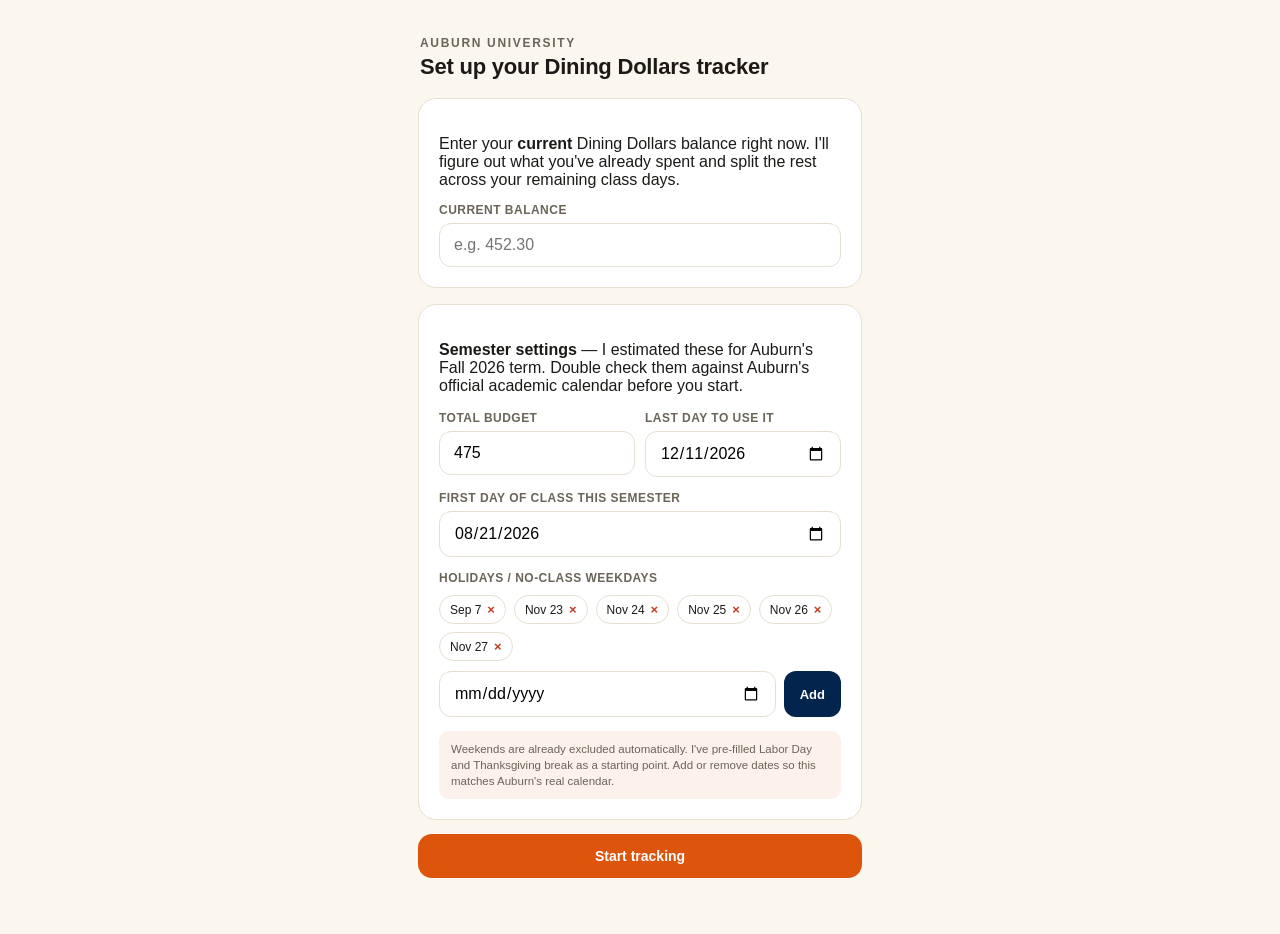
<file: dining-tracker.html>
<!DOCTYPE html>
<html lang="en">
<head>
<meta charset="UTF-8">

<meta name="viewport"
      content="width=device-width,
               initial-scale=1.0,
               maximum-scale=1,
               viewport-fit=cover">

<!-- iPhone / Home Screen app settings -->
<meta name="apple-mobile-web-app-capable" content="yes">
<meta name="apple-mobile-web-app-status-bar-style" content="default">
<meta name="apple-mobile-web-app-title" content="Dining Dollars">

<meta name="theme-color" content="#03244D">

<title>Dining Dollars</title>

<style>
  :root{
    --navy: #03244D;
    --navy-soft: #0B3868;
    --orange: #DD550C;
    --orange-bright: #F5772A;
    --cream: #FBF6EE;
    --card-line: #E7DFD0;
    --ink: #1C1A17;
    --muted: #6B6559;
    --good: #2E7D4F;
    --bad: #C23B22;
    --radius: 18px;

    font-family:
      -apple-system,
      BlinkMacSystemFont,
      "SF Pro Text",
      "Segoe UI",
      sans-serif;
  }

  *{
    box-sizing:border-box;
  }

  html{
    background:var(--cream);
  }

  body{
    margin:0;
    background:var(--cream);
    color:var(--ink);
    -webkit-font-smoothing:antialiased;
    padding-bottom:48px;

    /* Better iPhone scrolling */
    overscroll-behavior-y:none;
  }

  button,
  input{
    -webkit-tap-highlight-color:transparent;
  }

  button{
    font-family:inherit;
    cursor:pointer;
  }

  .wrap{
    max-width:480px;
    margin:0 auto;
    padding:
      calc(20px + env(safe-area-inset-top))
      18px
      8px;
  }

  .eyebrow{
    font-size:12px;
    letter-spacing:0.14em;
    text-transform:uppercase;
    color:var(--muted);
    font-weight:600;
    margin:0 0 4px 2px;
  }

  h1{
    font-size:22px;
    margin:0 0 18px 2px;
    font-weight:700;
    letter-spacing:-0.01em;
  }

  .gear{
    position:absolute;
    top:calc(22px + env(safe-area-inset-top));
    right:18px;
    width:38px;
    height:38px;
    border-radius:50%;
    background:rgba(3,36,77,0.06);
    border:none;

    display:flex;
    align-items:center;
    justify-content:center;

    cursor:pointer;
  }

  .gear svg{
    width:18px;
    height:18px;
  }

  /* Dining card */

  .card{
    position:relative;
    border-radius:22px;
    padding:22px 22px 20px;

    background:
      linear-gradient(
        135deg,
        var(--navy) 0%,
        var(--navy-soft) 60%,
        #123A6B 100%
      );

    color:white;

    box-shadow:
      0 14px 30px -14px rgba(3,36,77,0.55);

    overflow:hidden;
    margin-bottom:16px;
  }

  .card::after{
    content:"";
    position:absolute;
    right:-40px;
    top:-60px;

    width:180px;
    height:180px;

    border-radius:50%;

    background:
      radial-gradient(
        circle,
        rgba(221,85,12,0.35),
        transparent 70%
      );
  }

  .card-top{
    display:flex;
    justify-content:space-between;
    align-items:flex-start;

    position:relative;
    z-index:1;
  }

  .chip{
    width:34px;
    height:26px;
    border-radius:6px;

    background:
      linear-gradient(
        135deg,
        #f5c88a,
        #DD550C
      );

    box-shadow:
      inset 0 0 0 1px rgba(255,255,255,0.25);
  }

  .card-label{
    font-size:11px;
    letter-spacing:0.12em;
    text-transform:uppercase;
    opacity:0.7;
    margin-top:2px;
  }

  .balance-num{
    font-size:42px;
    font-weight:700;
    letter-spacing:-0.02em;
    margin:10px 0 2px;

    position:relative;
    z-index:1;
  }

  .balance-sub{
    font-size:13px;
    opacity:0.75;

    position:relative;
    z-index:1;
  }

  .card-bottom{
    display:flex;
    justify-content:space-between;
    align-items:flex-end;

    margin-top:18px;

    position:relative;
    z-index:1;
  }

  .card-bottom .field{
    font-size:12px;
    opacity:0.7;
  }

  .card-bottom .field b{
    display:block;
    font-size:15px;
    font-weight:600;
    opacity:1;
    color:white;
  }

  /* Allowance */

  .allowance{
    background:white;
    border:1px solid var(--card-line);
    border-radius:var(--radius);
    padding:20px;
    margin-bottom:14px;
  }

  .allowance-top{
    display:flex;
    justify-content:space-between;
    align-items:center;
    gap:10px;
  }

  .allowance-label{
    font-size:13px;
    color:var(--muted);
    font-weight:600;
  }

  .pace-chip{
    font-size:11px;
    font-weight:700;
    padding:4px 10px;
    border-radius:999px;
    white-space:nowrap;
  }

  .pace-good{
    background:rgba(46,125,79,0.12);
    color:var(--good);
  }

  .pace-bad{
    background:rgba(194,59,34,0.12);
    color:var(--bad);
  }

  .pace-even{
    background:rgba(107,101,89,0.12);
    color:var(--muted);
  }

  .allowance-num{
    font-size:40px;
    font-weight:800;
    color:var(--orange);

    margin:6px 0 2px;
    letter-spacing:-0.02em;
  }

  .allowance-sub{
    font-size:13px;
    color:var(--muted);
  }

  /* Stats */

  .stat-row{
    display:flex;
    gap:12px;
    margin-bottom:14px;
  }

  .stat{
    flex:1;
    background:white;
    border:1px solid var(--card-line);
    border-radius:14px;
    padding:14px;
    text-align:center;
  }

  .stat .n{
    font-size:22px;
    font-weight:700;
  }

  .stat .l{
    font-size:11px;
    color:var(--muted);
    text-transform:uppercase;
    letter-spacing:0.06em;
    margin-top:2px;
  }

  /* Progress */

  .progress-wrap{
    background:white;
    border:1px solid var(--card-line);
    border-radius:14px;
    padding:16px;
    margin-bottom:18px;
  }

  .progress-head{
    display:flex;
    justify-content:space-between;

    font-size:12px;
    color:var(--muted);

    margin-bottom:8px;
  }

  .bar{
    height:8px;
    background:#EFE8D9;
    border-radius:999px;
    overflow:hidden;
  }

  .bar-fill{
    height:100%;

    background:
      linear-gradient(
        90deg,
        var(--orange),
        var(--orange-bright)
      );

    border-radius:999px;

    transition:
      width 0.4s ease;
  }

  /* Buttons */

  .actions{
    display:flex;
    gap:10px;
    margin-bottom:18px;
  }

  .btn{
    flex:1;
    padding:14px 10px;
    border-radius:14px;
    border:none;

    font-size:14px;
    font-weight:700;
  }

  .btn-primary{
    background:var(--orange);
    color:white;
  }

  .btn-secondary{
    background:white;
    color:var(--navy);
    border:1px solid var(--card-line);
  }

  .btn:active{
    transform:scale(0.98);
  }

  /* History */

  .history{
    background:white;
    border:1px solid var(--card-line);
    border-radius:var(--radius);
    padding:16px 18px;
  }

  .history h3{
    font-size:13px;
    text-transform:uppercase;
    letter-spacing:0.08em;
    color:var(--muted);
    margin:0 0 10px;
  }

  .hrow{
    display:flex;
    justify-content:space-between;
    align-items:center;

    padding:9px 0;

    border-bottom:1px solid #F1EBDD;

    font-size:13.5px;

    gap:10px;
  }

  .hrow:last-child{
    border-bottom:none;
  }

  .hrow .d{
    color:var(--muted);
    font-size:12px;
  }

  .empty{
    color:var(--muted);
    font-size:13px;
    padding:6px 0;
  }

  /* Modal */

  .overlay{
    position:fixed;
    inset:0;

    background:rgba(3,36,77,0.45);

    display:flex;
    align-items:flex-end;
    justify-content:center;

    z-index:50;

    padding:
      0
      env(safe-area-inset-right)
      env(safe-area-inset-bottom)
      env(safe-area-inset-left);
  }

  .sheet{
    background:var(--cream);

    width:100%;
    max-width:480px;

    border-radius:22px 22px 0 0;

    padding:
      22px 20px
      calc(24px + env(safe-area-inset-bottom));

    max-height:88vh;
    overflow-y:auto;

    position:relative;
  }

  .sheet.center{
    border-radius:22px;
    margin-bottom:auto;
    margin-top:auto;
  }

  .sheet h2{
    margin:0 0 4px;
    font-size:19px;
  }

  .sheet p.hint{
    margin:0 0 16px;
    font-size:13px;
    color:var(--muted);
  }

  label{
    display:block;

    font-size:12px;
    font-weight:600;

    color:var(--muted);

    margin:14px 0 6px;

    text-transform:uppercase;
    letter-spacing:0.04em;
  }

  input[type=number],
  input[type=date],
  input[type=text]{
    width:100%;

    padding:12px 14px;

    border-radius:12px;
    border:1px solid var(--card-line);

    font-size:16px;

    background:white;
    font-family:inherit;

    -webkit-appearance:none;
  }

  .row2{
    display:flex;
    gap:10px;
  }

  .row2 > div{
    flex:1;
  }

  .holiday-list{
    display:flex;
    flex-wrap:wrap;
    gap:8px;
    margin-top:10px;
  }

  .holiday-chip{
    background:white;
    border:1px solid var(--card-line);
    border-radius:999px;

    padding:6px 10px;

    font-size:12px;

    display:flex;
    align-items:center;
    gap:6px;
  }

  .holiday-chip button{
    background:none;
    border:none;

    color:var(--bad);

    font-weight:700;
    font-size:13px;

    padding:0;
  }

  .add-holiday-row{
    display:flex;
    gap:8px;
    margin-top:10px;
  }

  .add-holiday-row input{
    flex:1;
  }

  .add-holiday-row button{
    padding:0 16px;

    border-radius:12px;
    border:none;

    background:var(--navy);
    color:white;

    font-weight:700;
    font-size:13px;
  }

  .sheet-actions{
    display:flex;
    gap:10px;
    margin-top:22px;
  }

  .sheet-actions .btn{
    padding:14px;
  }

  .close-x{
    position:absolute;
    top:14px;
    right:16px;

    background:none;
    border:none;

    font-size:20px;
    color:var(--muted);
  }

  .link{
    display:block;

    background:none;
    border:none;

    color:var(--bad);

    font-size:12px;

    text-decoration:underline;

    padding:0;
    margin:12px auto 0;
  }

  .note{
    font-size:11.5px;
    color:var(--muted);

    background:rgba(221,85,12,0.08);

    border-radius:10px;

    padding:10px 12px;

    margin-top:14px;

    line-height:1.4;
  }

  .loading{
    display:flex;
    align-items:center;
    justify-content:center;

    min-height:60vh;

    color:var(--muted);
    font-size:14px;
  }
</style>
</head>

<body>

<div id="app">
  <div class="loading">Loading…</div>
</div>

<script>

/* ============================================================
   DINING DOLLARS
   Data is stored locally on the device using localStorage.
   ============================================================ */

const CONFIG_KEY = 'dining_dollars_config_v2';
const HISTORY_KEY = 'dining_dollars_history_v2';

const DEFAULTS = {
  totalBudget: 475,
  balance: null,

  semesterStart: '2026-08-21',
  semesterEnd: '2026-12-11',

  holidays: [
    '2026-09-07',
    '2026-11-23',
    '2026-11-24',
    '2026-11-25',
    '2026-11-26',
    '2026-11-27'
  ],

  setupComplete: false
};

let config = null;
let history = [];


/* ============================================================
   DATE FUNCTIONS
   ============================================================ */

function todayISO(){

  const d = new Date();

  const off = d.getTimezoneOffset();

  const local =
    new Date(
      d.getTime() - off * 60000
    );

  return local
    .toISOString()
    .slice(0,10);
}


function fmtDate(iso){

  const [y,m,d] =
    iso.split('-').map(Number);

  const dt =
    new Date(
      y,
      m - 1,
      d
    );

  return dt.toLocaleDateString(
    'en-US',
    {
      month:'short',
      day:'numeric'
    }
  );
}


function fmtMoney(n){

  return '$' +
    Number(n).toLocaleString(
      'en-US',
      {
        minimumFractionDigits:2,
        maximumFractionDigits:2
      }
    );
}


/* ============================================================
   SCHOOL DAYS
   ============================================================ */

function schoolDays(cfg){

  const days = [];

  let [sy,sm,sd] =
    cfg.semesterStart
      .split('-')
      .map(Number);

  let [ey,em,ed] =
    cfg.semesterEnd
      .split('-')
      .map(Number);

  let cur =
    new Date(
      sy,
      sm - 1,
      sd
    );

  const end =
    new Date(
      ey,
      em - 1,
      ed
    );

  const holidaySet =
    new Set(cfg.holidays);

  while(cur <= end){

    const dow =
      cur.getDay();

    const iso =
      cur.getFullYear() +
      '-' +
      String(
        cur.getMonth() + 1
      ).padStart(2,'0') +
      '-' +
      String(
        cur.getDate()
      ).padStart(2,'0');

    if(
      dow !== 0 &&
      dow !== 6 &&
      !holidaySet.has(iso)
    ){

      days.push(iso);

    }

    cur.setDate(
      cur.getDate() + 1
    );
  }

  return days;
}


/* ============================================================
   LOCAL STORAGE
   ============================================================ */

/*
   This is the important change.

   Instead of window.storage, the app uses localStorage.

   Safari stores this information on the iPhone, so closing
   the app or restarting the phone will NOT erase the balance.
*/

function loadState(){

  try{

    const savedConfig =
      localStorage.getItem(
        CONFIG_KEY
      );

    if(savedConfig){

      config =
        JSON.parse(
          savedConfig
        );

    }else{

      config = {
        ...DEFAULTS,
        holidays:[
          ...DEFAULTS.holidays
        ]
      };

    }

  }catch(error){

    console.error(
      'Could not load config:',
      error
    );

    config = {
      ...DEFAULTS,
      holidays:[
        ...DEFAULTS.holidays
      ]
    };

  }


  try{

    const savedHistory =
      localStorage.getItem(
        HISTORY_KEY
      );

    if(savedHistory){

      history =
        JSON.parse(
          savedHistory
        );

    }else{

      history = [];

    }

  }catch(error){

    console.error(
      'Could not load history:',
      error
    );

    history = [];

  }
}


function saveConfig(){

  try{

    localStorage.setItem(
      CONFIG_KEY,
      JSON.stringify(config)
    );

    return true;

  }catch(error){

    console.error(
      'Could not save config:',
      error
    );

    alert(
      'Could not save your data on this device.'
    );

    return false;
  }
}


function saveHistory(){

  try{

    localStorage.setItem(
      HISTORY_KEY,
      JSON.stringify(history)
    );

    return true;

  }catch(error){

    console.error(
      'Could not save history:',
      error
    );

    return false;
  }
}


/* ============================================================
   RENDER
   ============================================================ */

function render(){

  const app =
    document.getElementById(
      'app'
    );

  if(!config.setupComplete){

    app.innerHTML =
      onboardingView();

    wireOnboarding();

    return;
  }

  app.innerHTML =
    mainView();

  wireMain();
}


/* ============================================================
   ONBOARDING
   ============================================================ */

function onboardingView(){

  return `

    <div
      class="wrap"
      style="padding-top:36px;"
    >

      <div class="eyebrow">
        Auburn University
      </div>

      <h1>
        Set up your Dining Dollars tracker
      </h1>


      <div
        class="allowance"
        style="margin-bottom:16px;"
      >

        <p
          class="hint"
          style="margin-bottom:0;"
        >
          Enter your
          <b>current</b>
          Dining Dollars balance right now.
          I'll figure out what you've already
          spent and split the rest across your
          remaining class days.
        </p>

        <label>
          Current balance
        </label>

        <input
          type="number"
          id="ob-balance"
          inputmode="decimal"
          placeholder="e.g. 452.30"
          step="0.01"
          min="0"
        >

      </div>


      <div class="allowance">

        <p
          class="hint"
          style="margin-bottom:2px;"
        >
          <b>Semester settings</b>
          — I estimated these for Auburn's
          Fall 2026 term. Double check them
          against Auburn's official academic
          calendar before you start.
        </p>


        <div class="row2">

          <div>

            <label>
              Total budget
            </label>

            <input
              type="number"
              id="ob-total"
              value="${config.totalBudget}"
              step="1"
              min="1"
            >

          </div>


          <div>

            <label>
              Last day to use it
            </label>

            <input
              type="date"
              id="ob-end"
              value="${config.semesterEnd}"
            >

          </div>

        </div>


        <label>
          First day of class this semester
        </label>

        <input
          type="date"
          id="ob-start"
          value="${config.semesterStart}"
        >


        <label>
          Holidays / no-class weekdays
        </label>

        <div
          class="holiday-list"
          id="ob-holiday-list"
        ></div>


        <div class="add-holiday-row">

          <input
            type="date"
            id="ob-holiday-input"
          >

          <button
            type="button"
            id="ob-add-holiday"
          >
            Add
          </button>

        </div>


        <div class="note">

          Weekends are already excluded
          automatically.

          I've pre-filled Labor Day and
          Thanksgiving break as a starting
          point.

          Add or remove dates so this matches
          Auburn's real calendar.

        </div>

      </div>


      <div
        class="sheet-actions"
        style="margin-top:4px;"
      >

        <button
          class="btn btn-primary"
          id="ob-start-btn"
          style="flex:1;"
        >
          Start tracking
        </button>

      </div>

    </div>

  `;
}


function holidayListHTML(){

  const sorted =
    [...config.holidays].sort();

  if(sorted.length === 0){

    return `
      <div class="empty">
        No holidays added
      </div>
    `;
  }

  return sorted.map(
    iso => `

      <span
        class="holiday-chip"
        data-date="${iso}"
      >

        ${fmtDate(iso)}

        <button
          type="button"
          class="rm-holiday"
          data-date="${iso}"
        >
          ×
        </button>

      </span>

    `
  ).join('');
}


function wireOnboarding(){

  document.getElementById(
    'ob-holiday-list'
  ).innerHTML =
    holidayListHTML();


  document.getElementById(
    'ob-add-holiday'
  ).onclick = () => {

    const val =
      document.getElementById(
        'ob-holiday-input'
      ).value;

    if(
      val &&
      !config.holidays.includes(val)
    ){

      config.holidays.push(val);

      document.getElementById(
        'ob-holiday-list'
      ).innerHTML =
        holidayListHTML();
    }

  };


  document.getElementById(
    'ob-holiday-list'
  ).addEventListener(
    'click',
    e => {

      if(
        e.target.classList.contains(
          'rm-holiday'
        )
      ){

        const d =
          e.target.dataset.date;

        config.holidays =
          config.holidays.filter(
            x => x !== d
          );

        document.getElementById(
          'ob-holiday-list'
        ).innerHTML =
          holidayListHTML();

      }

    }
  );


  document.getElementById(
    'ob-start-btn'
  ).onclick = () => {

    const balance =
      parseFloat(
        document.getElementById(
          'ob-balance'
        ).value
      );

    const total =
      parseFloat(
        document.getElementById(
          'ob-total'
        ).value
      );

    const start =
      document.getElementById(
        'ob-start'
      ).value;

    const end =
      document.getElementById(
        'ob-end'
      ).value;


    if(
      isNaN(balance) ||
      balance < 0
    ){

      alert(
        'Enter your current balance to continue.'
      );

      return;
    }


    config.totalBudget =
      isNaN(total)
        ? config.totalBudget
        : total;

    config.semesterStart =
      start ||
      config.semesterStart;

    config.semesterEnd =
      end ||
      config.semesterEnd;

    config.balance =
      balance;

    config.setupComplete =
      true;


    history = [

      {
        date:todayISO(),
        type:'setup',
        amount:null,
        balanceAfter:balance,
        note:'Starting balance entered'
      }

    ];


    saveConfig();
    saveHistory();

    render();

  };

}


/* ============================================================
   STATISTICS
   ============================================================ */

function computeStats(){

  const days =
    schoolDays(config);

  const today =
    todayISO();

  const remaining =
    days.filter(
      d => d >= today
    );

  const dayIndex =
    days.indexOf(today);

  const dayOfClass =
    dayIndex >= 0
      ? dayIndex + 1
      : null;

  const totalDays =
    days.length;

  const remainingCount =
    remaining.length;

  const dailyAllowance =
    remainingCount > 0
      ? config.balance /
        remainingCount
      : 0;

  const spent =
    config.totalBudget -
    config.balance;

  const idealBalance =
    remainingCount > 0
      ? config.totalBudget *
        (remainingCount /
         totalDays)
      : 0;

  const diff =
    config.balance -
    idealBalance;


  return {

    days,
    today,
    remaining,
    dayOfClass,
    totalDays,
    remainingCount,
    dailyAllowance,
    spent,
    idealBalance,
    diff,

    isClassToday:
      dayIndex >= 0

  };
}


/* ============================================================
   MAIN VIEW
   ============================================================ */

function mainView(){

  const s =
    computeStats();

  const pctUsed =
    Math.min(
      100,
      Math.max(
        0,
        (s.spent /
         config.totalBudget) *
        100
      )
    );


  let paceChip;


  if(
    s.remainingCount === 0
  ){

    paceChip = `
      <span
        class="pace-chip pace-even"
      >
        Semester over
      </span>
    `;

  }else if(
    Math.abs(s.diff) < 3
  ){

    paceChip = `
      <span
        class="pace-chip pace-even"
      >
        On pace
      </span>
    `;

  }else if(
    s.diff > 0
  ){

    paceChip = `
      <span
        class="pace-chip pace-good"
      >
        +${fmtMoney(s.diff)}
        ahead
      </span>
    `;

  }else{

    paceChip = `
      <span
        class="pace-chip pace-bad"
      >
        ${fmtMoney(
          Math.abs(s.diff)
        )}
        behind
      </span>
    `;
  }


  const dayLabel =
    s.dayOfClass
      ? `Day ${s.dayOfClass} of ${s.totalDays}`
      : `Not a class day`;


  const historyRows =
    history
      .slice()
      .reverse()
      .slice(0,8)
      .map(
        h => {

          const label =
            h.type === 'setup'
              ? 'Starting balance'
              : h.type === 'spend'
                ? `Logged purchase −${fmtMoney(h.amount)}`
                : `Balance updated`;


          return `

            <div class="hrow">

              <span>
                ${label}
              </span>

              <span>

                ${fmtMoney(
                  h.balanceAfter
                )}

                <span class="d">
                  · ${fmtDate(h.date)}
                </span>

              </span>

            </div>

          `;

        }
      )
      .join('');


  return `

    <div
      class="wrap"
      style="position:relative;"
    >

      <div class="eyebrow">
        Auburn University · Fall 2026
      </div>

      <h1>
        Dining Dollars
      </h1>


      <button
        class="gear"
        id="open-settings"
        aria-label="Settings"
      >

        <svg
          viewBox="0 0 24 24"
          fill="none"
          stroke="#03244D"
          stroke-width="2"
        >

          <circle
            cx="12"
            cy="12"
            r="3"
          />

          <path
            d="
              M19.4 15
              a1.65 1.65 0 0 0
              .33 1.82
              l.06.06
              a2 2 0 1 1
              -2.83 2.83
              l-.06-.06
              a1.65 1.65 0 0 0
              -1.82-.33
              1.65 1.65 0 0 0
              -1 1.51
              V21
              a2 2 0 0 1
              -4 0
              v-.09
              A1.65 1.65 0 0 0
              9 19.4
              a1.65 1.65 0 0 0
              -1.82.33
              l-.06.06
              a2 2 0 1 1
              -2.83-2.83
              l.06-.06
              A1.65 1.65 0 0 0
              4.6 15
              a1.65 1.65 0 0 0
              -1.51-1H3
              a2 2 0 0 1
              0-4
              h.09
              A1.65 1.65 0 0 0
              4.6 9
              a1.65 1.65 0 0 0
              -.33-1.82
              l-.06-.06
              a2 2 0 1 1
              2.83-2.83
              l.06.06
              A1.65 1.65 0 0 0
              9 4.6
              a1.65 1.65 0 0 0
              1-1.51
              V3
              a2 2 0 0 1
              4 0
              v.09
              a1.65 1.65 0 0 0
              1 1.51
              a1.65 1.65 0 0 0
              1.82-.33
              l.06-.06
              a2 2 0 1 1
              2.83 2.83
              l-.06.06
              A1.65 1.65 0 0 0
              19.4 9
              a1.65 1.65 0 0 0
              1.51 1H21
              a2 2 0 0 1
              0 4
              h-.09
              a1.65 1.65 0 0 0
              -1.51 1z
            "
          />

        </svg>

      </button>


      <div class="card">

        <div class="card-top">

          <div>

            <div class="card-label">
              Current balance
            </div>

          </div>

          <div class="chip"></div>

        </div>


        <div class="balance-num">
          ${fmtMoney(config.balance)}
        </div>


        <div class="balance-sub">
          of ${fmtMoney(config.totalBudget)}
          for the semester
        </div>


        <div class="card-bottom">

          <div class="field">

            ${dayLabel}

            <b>
              ${fmtDate(s.today)}
            </b>

          </div>


          <div
            class="field"
            style="text-align:right;"
          >

            Class days left

            <b>
              ${s.remainingCount}
            </b>

          </div>

        </div>

      </div>


      <div class="allowance">

        <div class="allowance-top">

          <span class="allowance-label">
            Today's daily allowance
          </span>

          ${paceChip}

        </div>


        <div class="allowance-num">
          ${fmtMoney(s.dailyAllowance)}
        </div>


        <div class="allowance-sub">

          ${fmtMoney(config.balance)}
          ÷
          ${s.remainingCount}
          class day${s.remainingCount === 1 ? '' : 's'}
          left

        </div>

      </div>


      <div class="stat-row">

        <div class="stat">

          <div class="n">
            ${fmtMoney(s.spent)}
          </div>

          <div class="l">
            Spent so far
          </div>

        </div>


        <div class="stat">

          <div class="n">
            ${fmtMoney(
              config.totalBudget /
              s.totalDays
            )}
          </div>

          <div class="l">
            Avg / day budget
          </div>

        </div>

      </div>


      <div class="progress-wrap">

        <div class="progress-head">

          <span>
            ${fmtMoney(s.spent)}
            used
          </span>

          <span>
            ${fmtMoney(config.totalBudget)}
            total
          </span>

        </div>


        <div class="bar">

          <div
            class="bar-fill"
            style="width:${pctUsed}%"
          ></div>

        </div>

      </div>


      <div class="actions">

        <button
          class="btn btn-primary"
          id="open-spend"
        >
          Log purchase
        </button>


        <button
          class="btn btn-secondary"
          id="open-update"
        >
          Update balance
        </button>

      </div>


      <div class="history">

        <h3>
          Recent activity
        </h3>

        ${
          history.length
            ? historyRows
            : '<div class="empty">Nothing logged yet</div>'
        }

      </div>

    </div>

  `;
}


function wireMain(){

  document.getElementById(
    'open-settings'
  ).onclick =
    () => showSettings();

  document.getElementById(
    'open-spend'
  ).onclick =
    () => showSpend();

  document.getElementById(
    'open-update'
  ).onclick =
    () => showUpdate();

}


/* ============================================================
   MODAL
   ============================================================ */

function overlay(innerHTML){

  const div =
    document.createElement('div');

  div.className =
    'overlay';

  div.innerHTML =
    `<div class="sheet center">
      ${innerHTML}
     </div>`;

  div.addEventListener(
    'click',
    e => {

      if(
        e.target === div
      ){

        div.remove();

      }

    }
  );

  document.body.appendChild(div);

  return div;
}


/* ============================================================
   LOG PURCHASE
   ============================================================ */

function showSpend(){

  const ov =
    overlay(`

      <button
        class="close-x"
        id="close-spend"
      >
        ×
      </button>

      <h2>
        Log a purchase
      </h2>

      <p class="hint">
        Enter how much you just spent —
        I'll subtract it from your balance.
      </p>

      <label>
        Amount spent
      </label>

      <input
        type="number"
        id="spend-amount"
        inputmode="decimal"
        step="0.01"
        min="0"
        placeholder="0.00"
        autofocus
      >


      <div class="sheet-actions">

        <button
          class="btn btn-secondary"
          id="cancel-spend"
        >
          Cancel
        </button>

        <button
          class="btn btn-primary"
          id="confirm-spend"
        >
          Log it
        </button>

      </div>

    `);


  document.getElementById(
    'close-spend'
  ).onclick =
    () => ov.remove();


  document.getElementById(
    'cancel-spend'
  ).onclick =
    () => ov.remove();


  document.getElementById(
    'confirm-spend'
  ).onclick = () => {

    const amt =
      parseFloat(
        document.getElementById(
          'spend-amount'
        ).value
      );


    if(
      isNaN(amt) ||
      amt <= 0
    ){

      alert(
        'Enter a valid amount.'
      );

      return;
    }


    config.balance =
      Math.max(
        0,
        config.balance - amt
      );


    history.push({

      date:todayISO(),

      type:'spend',

      amount:amt,

      balanceAfter:
        config.balance

    });


    saveConfig();
    saveHistory();

    ov.remove();

    render();

  };

}


/* ============================================================
   UPDATE BALANCE
   ============================================================ */

function showUpdate(){

  const ov =
    overlay(`

      <button
        class="close-x"
        id="close-update"
      >
        ×
      </button>

      <h2>
        Update balance
      </h2>

      <p class="hint">
        Checked the actual number in the
        Auburn app? Enter it here to re-sync.
      </p>

      <label>
        Current balance
      </label>

      <input
        type="number"
        id="update-amount"
        inputmode="decimal"
        step="0.01"
        min="0"
        value="${config.balance.toFixed(2)}"
        autofocus
      >


      <div class="sheet-actions">

        <button
          class="btn btn-secondary"
          id="cancel-update"
        >
          Cancel
        </button>

        <button
          class="btn btn-primary"
          id="confirm-update"
        >
          Save
        </button>

      </div>

    `);


  document.getElementById(
    'close-update'
  ).onclick =
    () => ov.remove();


  document.getElementById(
    'cancel-update'
  ).onclick =
    () => ov.remove();


  document.getElementById(
    'confirm-update'
  ).onclick = () => {

    const amt =
      parseFloat(
        document.getElementById(
          'update-amount'
        ).value
      );


    if(
      isNaN(amt) ||
      amt < 0
    ){

      alert(
        'Enter a valid amount.'
      );

      return;
    }


    config.balance =
      amt;


    history.push({

      date:todayISO(),

      type:'update',

      amount:null,

      balanceAfter:amt

    });


    saveConfig();
    saveHistory();

    ov.remove();

    render();

  };

}


/* ============================================================
   SETTINGS
   ============================================================ */

function showSettings(){

  const ov =
    overlay(`

      <button
        class="close-x"
        id="close-settings"
      >
        ×
      </button>

      <h2>
        Settings
      </h2>

      <p class="hint">
        Adjust your semester dates,
        budget, or holidays.
      </p>


      <div class="row2">

        <div>

          <label>
            Total budget
          </label>

          <input
            type="number"
            id="set-total"
            value="${config.totalBudget}"
            step="1"
            min="1"
          >

        </div>


        <div>

          <label>
            Last day to use it
          </label>

          <input
            type="date"
            id="set-end"
            value="${config.semesterEnd}"
          >

        </div>

      </div>


      <label>
        First day of class
      </label>

      <input
        type="date"
        id="set-start"
        value="${config.semesterStart}"
      >


      <label>
        Holidays / no-class weekdays
      </label>

      <div
        class="holiday-list"
        id="set-holiday-list"
      ></div>


      <div class="add-holiday-row">

        <input
          type="date"
          id="set-holiday-input"
        >

        <button
          type="button"
          id="set-add-holiday"
        >
          Add
        </button>

      </div>


      <div class="sheet-actions">

        <button
          class="btn btn-secondary"
          id="cancel-settings"
        >
          Cancel
        </button>

        <button
          class="btn btn-primary"
          id="save-settings"
        >
          Save
        </button>

      </div>


      <button
        class="link"
        id="reset-all"
      >
        Reset all data and start over
      </button>

    `);


  const refreshList = () => {

    document.getElementById(
      'set-holiday-list'
    ).innerHTML =
      holidayListHTML();

  };


  refreshList();


  document.getElementById(
    'close-settings'
  ).onclick =
    () => ov.remove();


  document.getElementById(
    'cancel-settings'
  ).onclick =
    () => ov.remove();


  document.getElementById(
    'set-add-holiday'
  ).onclick = () => {

    const val =
      document.getElementById(
        'set-holiday-input'
      ).value;


    if(
      val &&
      !config.holidays.includes(val)
    ){

      config.holidays.push(val);

      refreshList();

    }

  };


  document.getElementById(
    'set-holiday-list'
  ).addEventListener(
    'click',
    e => {

      if(
        e.target.classList.contains(
          'rm-holiday'
        )
      ){

        config.holidays =
          config.holidays.filter(
            x =>
              x !==
              e.target.dataset.date
          );

        refreshList();

      }

    }
  );


  document.getElementById(
    'save-settings'
  ).onclick = () => {

    const total =
      parseFloat(
        document.getElementById(
          'set-total'
        ).value
      );

    const start =
      document.getElementById(
        'set-start'
      ).value;

    const end =
      document.getElementById(
        'set-end'
      ).value;


    if(
      !isNaN(total) &&
      total > 0
    ){

      config.totalBudget =
        total;

    }


    if(start){

      config.semesterStart =
        start;

    }


    if(end){

      config.semesterEnd =
        end;

    }


    saveConfig();

    ov.remove();

    render();

  };


  document.getElementById(
    'reset-all'
  ).onclick = () => {

    if(
      confirm(
        'This clears your balance, history, and settings. Continue?'
      )
    ){

      localStorage.removeItem(
        CONFIG_KEY
      );

      localStorage.removeItem(
        HISTORY_KEY
      );


      config = {

        ...DEFAULTS,

        holidays:[
          ...DEFAULTS.holidays
        ]

      };

      history = [];


      ov.remove();

      render();

    }

  };

}


/* ============================================================
   START APP
   ============================================================ */

(function init(){

  loadState();

  render();

})();

</script>

</body>
</html>
</file>
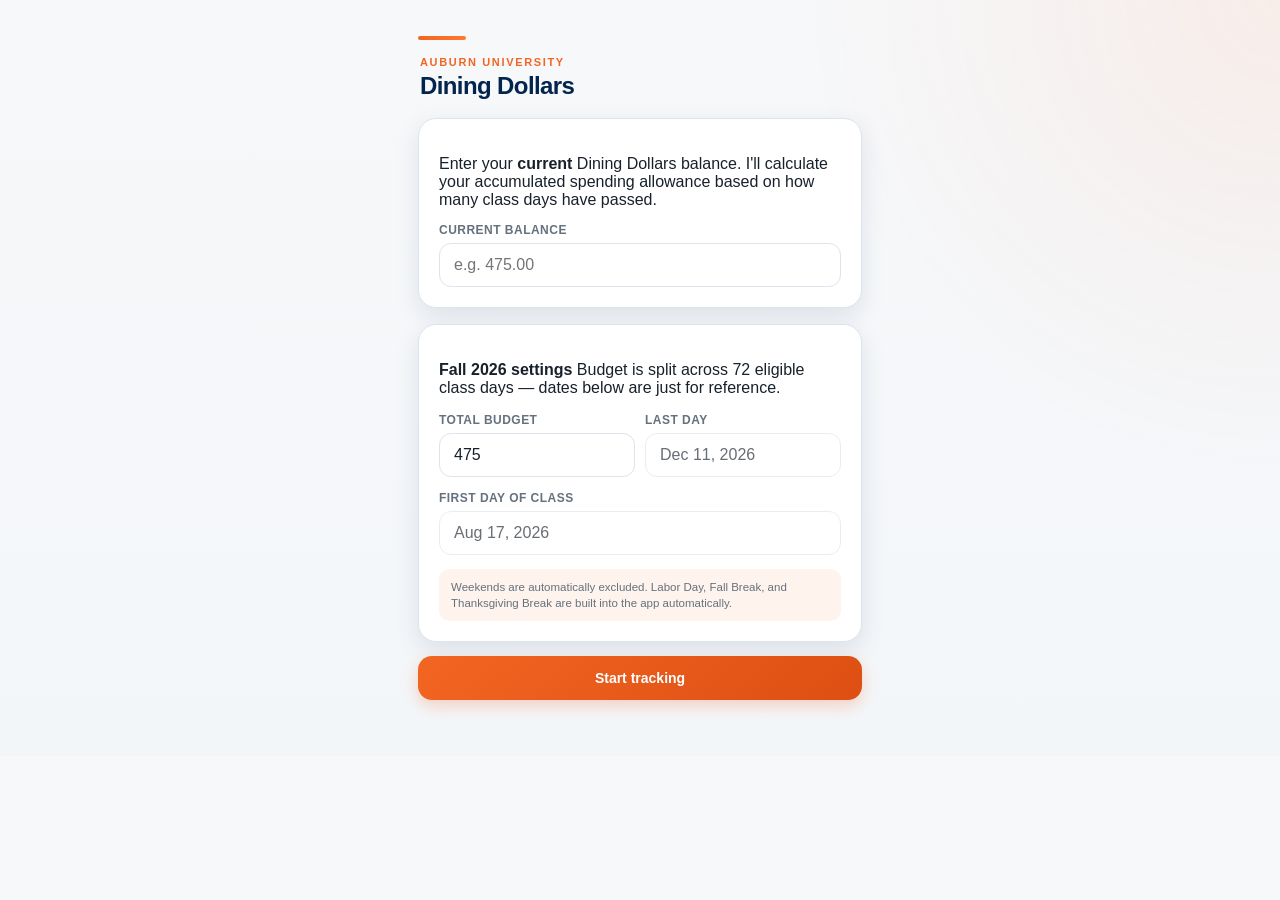
<file: index (2).html>
<!DOCTYPE html>
<html lang="en">
<head>

<meta charset="UTF-8">

<!-- iPhone / Home Screen -->
<link rel="apple-touch-icon" href="dining-icon.png">
<link rel="icon" type="image/png" href="dining-icon.png">
<link rel="manifest" href="manifest.json">

<meta name="mobile-web-app-capable" content="yes">
<meta name="apple-mobile-web-app-capable" content="yes">
<meta name="apple-mobile-web-app-title" content="Dining Dollars">
<meta name="apple-mobile-web-app-status-bar-style" content="black-translucent">

<meta name="viewport"
      content="width=device-width,
               initial-scale=1.0,
               maximum-scale=1,
               viewport-fit=cover">

<meta name="theme-color" content="#03244D">

<title>Auburn Dining Dollars</title>

<style>
:root{
  --navy:#03244D;
  --navy-soft:#0A315C;
  --navy-light:#E8EEF5;
  --navy-dark:#021B38;
  --orange:#F26522;
  --orange-bright:#FF7A2F;
  --orange-light:#FFF0E7;
  --cream:#F7F8FA;
  --white:#FFFFFF;
  --card-line:#DDE4EC;
  --ink:#18212B;
  --muted:#65717D;
  --good:#2E7D4F;
  --bad:#C23B22;
  --shadow: 0 8px 24px rgba(3,36,77,0.10);
  --radius:18px;
  font-family: -apple-system, BlinkMacSystemFont, "SF Pro Text", "Segoe UI", sans-serif;
}
*{ box-sizing:border-box; -webkit-tap-highlight-color:transparent; }
html{ background:var(--cream); }
body{
  margin:0;
  background:
    radial-gradient(circle at 100% 0%, rgba(242,101,34,.08), transparent 32%),
    linear-gradient(180deg, #F7F8FA 0%, #F3F6F9 100%);
  color:var(--ink);
  -webkit-font-smoothing:antialiased;
  padding-bottom:48px;
}
button, input{ font-family:inherit; }
button{ cursor:pointer; }

.wrap{ width:100%; max-width:480px; margin:0 auto; padding: calc(20px + env(safe-area-inset-top)) 18px 8px; }
.wrap::before{
  content:""; display:block; width:48px; height:4px; border-radius:999px;
  background: linear-gradient(90deg, var(--orange), var(--orange-bright));
  margin-bottom:16px;
}

.eyebrow{ font-size:11px; letter-spacing:.15em; text-transform:uppercase; color:var(--orange); font-weight:800; margin:0 0 4px 2px; }
h1{ font-size:24px; margin:0 0 18px 2px; font-weight:800; letter-spacing:-.025em; color:var(--navy); }

.gear{
  position:absolute; top: calc(22px + env(safe-area-inset-top)); right:18px;
  width:40px; height:40px; border-radius:50%; background:var(--navy-light);
  border: 1px solid rgba(3,36,77,.08);
  display:flex; align-items:center; justify-content:center;
  transition: transform .15s ease, background .15s ease;
}
.gear:active{ transform:scale(.92); background:#D7E2EE; }
.gear svg{ width:18px; height:18px; }

.card{
  position:relative; border-radius:23px; padding:23px 22px 20px;
  background: linear-gradient(135deg, #03244D 0%, #063568 52%, #0A447A 100%);
  color:white; box-shadow: 0 16px 38px rgba(3,36,77,.20);
  overflow:hidden; margin-bottom:16px;
}
.card::before{
  content:""; position:absolute; right:-45px; top:-70px; width:200px; height:200px;
  border-radius:50%; background: radial-gradient(circle, rgba(242,101,34,.48), transparent 70%);
}
.card::after{
  content:""; position:absolute; left:-80px; bottom:-100px; width:210px; height:210px;
  border-radius:50%; background: radial-gradient(circle, rgba(255,255,255,.06), transparent 70%);
}
.card-top{ display:flex; justify-content:space-between; align-items:flex-start; position:relative; z-index:1; }
.chip{ width:35px; height:27px; border-radius:6px; background: linear-gradient(135deg, #FFD28F, #F26522); box-shadow: inset 0 0 0 1px rgba(255,255,255,.25); }
.card-label{ font-size:11px; letter-spacing:.12em; text-transform:uppercase; opacity:.72; margin-top:2px; }
.balance-num{ font-size:43px; font-weight:800; letter-spacing:-.025em; margin:10px 0 2px; position:relative; z-index:1; }
.balance-sub{ font-size:13px; opacity:.75; position:relative; z-index:1; }
.card-bottom{ display:flex; justify-content:space-between; align-items:flex-end; margin-top:19px; position:relative; z-index:1; }
.card-bottom .field{ font-size:12px; opacity:.7; }
.card-bottom .field b{ display:block; font-size:15px; font-weight:650; opacity:1; color:white; margin-top:2px; }

.allowance, .stat, .progress-wrap, .history{ background:var(--white); border: 1px solid var(--card-line); box-shadow:var(--shadow); }

.allowance{ border-radius:var(--radius); padding:20px; margin-bottom:14px; }
.allowance-top{ display:flex; justify-content:space-between; align-items:center; }
.allowance-label{ font-size:13px; color:var(--muted); font-weight:700; }
.allowance-num{ font-size:40px; font-weight:800; color:var(--orange); margin:6px 0 2px; letter-spacing:-.025em; }
.allowance-sub{ font-size:13px; color:var(--muted); }
.allowance-note{
  display:inline-flex; align-items:center; margin-top:10px; padding:5px 9px; border-radius:999px;
  background:var(--orange-light); color:var(--orange); font-size:11px; font-weight:800;
}

.stat-row{ display:flex; gap:12px; margin-bottom:14px; }
.stat{ flex:1; border-radius:14px; padding:15px; text-align:center; }
.stat .n{ font-size:22px; font-weight:750; color:var(--navy); }
.stat .l{ font-size:11px; color:var(--muted); text-transform:uppercase; letter-spacing:.06em; margin-top:2px; }

.progress-wrap{ border-radius:14px; padding:16px; margin-bottom:18px; }
.progress-head{ display:flex; justify-content:space-between; font-size:12px; color:var(--muted); margin-bottom:8px; }
.bar{ height:8px; background:#E7ECF1; border-radius:999px; overflow:hidden; }
.bar-fill{ height:100%; background: linear-gradient(90deg, var(--orange), var(--orange-bright)); border-radius:999px; transition: width .4s ease; }

.actions{ display:flex; gap:10px; margin-bottom:18px; }
.btn{ flex:1; padding:14px 10px; border-radius:14px; border:none; font-size:14px; font-weight:750; transition: transform .12s ease, opacity .12s ease; }
.btn:active{ transform:scale(.97); opacity:.9; }
.btn-primary{ background: linear-gradient(135deg, #F26522, #DD4F12); color:white; box-shadow: 0 6px 16px rgba(242,101,34,.25); }
.btn-secondary{ background:#E8EEF5; color:var(--navy); border: 1px solid #D5DFEA; }

.history{ border-radius:var(--radius); padding:16px 18px; }
.history h3{ font-size:13px; text-transform:uppercase; letter-spacing:.08em; color:var(--muted); margin:0 0 10px; }
.hrow{ display:flex; justify-content:space-between; align-items:center; padding:10px 0; border-bottom: 1px solid #E9EDF1; font-size:13.5px; }
.hrow:last-child{ border-bottom:none; }
.hrow .d{ color:var(--muted); font-size:12px; }
.empty{ color:var(--muted); font-size:13px; padding:6px 0; }

.overlay{
  position:fixed; inset:0; background: rgba(3,36,77,.48);
  display:flex; align-items:flex-end; justify-content:center; z-index:50;
  padding: env(safe-area-inset-top) 0 env(safe-area-inset-bottom);
}
.sheet{
  position:relative; background:var(--cream); width:100%; max-width:480px;
  border-radius: 22px 22px 0 0; padding: 22px 20px calc(24px + env(safe-area-inset-bottom));
  max-height:88vh; overflow-y:auto;
}
.sheet.center{ border-radius:22px; margin-top:auto; margin-bottom:auto; width:calc(100% - 24px); }
.sheet h2{ margin:0 0 4px; font-size:19px; color:var(--navy); }
.sheet p.hint{ margin:0 0 16px; font-size:13px; color:var(--muted); }

label{ display:block; font-size:12px; font-weight:650; color:var(--muted); margin:14px 0 6px; text-transform:uppercase; letter-spacing:.04em; }
input[type=number], input[type=date], input[type=text]{
  width:100%; padding:12px 14px; border-radius:12px; border: 1px solid var(--card-line);
  font-size:16px; background:white; font-family:inherit; color:var(--ink); outline:none;
}
input:focus{ border-color:var(--orange); box-shadow: 0 0 0 3px rgba(242,101,34,.12); }
.row2{ display:flex; gap:10px; }
.row2 > div{ flex:1; }

.sheet-actions{ display:flex; gap:10px; margin-top:22px; }
.sheet-actions .btn{ padding:14px; }
.close-x{ position:absolute; top:14px; right:16px; background:none; border:none; font-size:22px; color:var(--muted); padding:4px 8px; }
.link{ display:block; background:none; border:none; color:var(--bad); font-size:12px; text-decoration:underline; padding:0; margin:16px auto 0; }
.note{ font-size:11.5px; color:var(--muted); background: rgba(242,101,34,.08); border-radius:10px; padding:10px 12px; margin-top:14px; line-height:1.4; }

.loading{ display:flex; align-items:center; justify-content:center; min-height:60vh; color:var(--muted); font-size:14px; }

@media(max-width:380px){
  .balance-num{ font-size:38px; }
  .allowance-num{ font-size:36px; }
  .card{ padding:20px; }
}
</style>
</head>

<body>

<div id="app">
  <div class="loading">Loading…</div>
</div>

<script>
/* =========================================================
   AUBURN DINING DOLLARS TRACKER — FALL 2026
   Persistent storage: localStorage
   Semester: August 17, 2026 → December 11, 2026
   No class: Sep 7, Oct 8–9, Nov 23–27 (weekends auto-excluded)
   ========================================================= */

const CONFIG_KEY = 'auburn_dining_dollars_config_v3';
const HISTORY_KEY = 'auburn_dining_dollars_history_v3';

const DEFAULTS = {
  totalBudget:475,
  balance:null,
  semesterStart:'2026-08-17',
  semesterEnd:'2026-12-11',
  holidays:[
    '2026-09-07',
    '2026-10-08','2026-10-09',
    '2026-11-23','2026-11-24','2026-11-25','2026-11-26','2026-11-27'
  ],
  setupComplete:false
};

let config = null;
let history = [];

function todayISO(){
  const d = new Date();
  const off = d.getTimezoneOffset();
  const local = new Date(d.getTime() - off * 60000);
  return local.toISOString().slice(0,10);
}

function fmtDate(iso){
  const [y,m,d] = iso.split('-').map(Number);
  const dt = new Date(y, m - 1, d);
  return dt.toLocaleDateString('en-US', { month:'short', day:'numeric' });
}

function fmtMoney(n){
  if(typeof n !== 'number' || !isFinite(n)){ n = 0; }
  return '$' + n.toLocaleString('en-US', { minimumFractionDigits:2, maximumFractionDigits:2 });
}

function schoolDays(cfg){
  const days = [];
  const [sy,sm,sd] = cfg.semesterStart.split('-').map(Number);
  const [ey,em,ed] = cfg.semesterEnd.split('-').map(Number);
  let cur = new Date(sy, sm - 1, sd);
  const end = new Date(ey, em - 1, ed);
  const holidaySet = new Set(cfg.holidays);
  while(cur <= end){
    const dow = cur.getDay();
    const iso = cur.getFullYear() + '-' + String(cur.getMonth()+1).padStart(2,'0') + '-' + String(cur.getDate()).padStart(2,'0');
    if(dow !== 0 && dow !== 6 && !holidaySet.has(iso)){
      days.push(iso);
    }
    cur.setDate(cur.getDate() + 1);
  }
  return days;
}

function cloneDefaults(){
  return {
    totalBudget: DEFAULTS.totalBudget,
    balance: DEFAULTS.balance,
    semesterStart: DEFAULTS.semesterStart,
    semesterEnd: DEFAULTS.semesterEnd,
    holidays:[...DEFAULTS.holidays],
    setupComplete: DEFAULTS.setupComplete
  };
}

function saveConfig(){
  try{
    localStorage.setItem(CONFIG_KEY, JSON.stringify(config));
    return true;
  }catch(e){
    console.error('Could not save config:', e);
    return false;
  }
}

function saveHistory(){
  try{
    localStorage.setItem(HISTORY_KEY, JSON.stringify(history));
    return true;
  }catch(e){
    console.error('Could not save history:', e);
    return false;
  }
}

function loadState(){
  try{
    const savedConfig = localStorage.getItem(CONFIG_KEY);
    config = savedConfig ? JSON.parse(savedConfig) : cloneDefaults();
  }catch(e){
    console.error('Config loading error:', e);
    config = cloneDefaults();
  }

  if(!Array.isArray(config.holidays)){
    config.holidays = [...DEFAULTS.holidays];
  }else{
    DEFAULTS.holidays.forEach(date => {
      if(!config.holidays.includes(date)){
        config.holidays.push(date);
      }
    });
  }

  /* Always lock the semester to Fall 2026. */
  config.semesterStart = DEFAULTS.semesterStart;
  config.semesterEnd = DEFAULTS.semesterEnd;

  try{
    const savedHistory = localStorage.getItem(HISTORY_KEY);
    history = savedHistory ? JSON.parse(savedHistory) : [];
  }catch(e){
    console.error('History loading error:', e);
    history = [];
  }

  if(!Array.isArray(history)){ history = []; }

  if(config.balance !== null && (typeof config.balance !== 'number' || !isFinite(config.balance))){
    config.balance = 0;
  }
}

/* Total eligible class days is a fixed number — not derived from the
   semester date range. The start/end dates below are only used to figure
   out how many class days have passed as of today; they don't drive the total. */
const TOTAL_CLASS_DAYS = 72;

function computeStats(){
  const days = schoolDays(config);
  const today = todayISO();
  const totalDays = TOTAL_CLASS_DAYS;

  const earnedDays = days.filter(d => d <= today).slice(0, totalDays);
  const elapsedDays = earnedDays.length;

  const dayIndex = days.indexOf(today);
  const dayOfClass = (dayIndex >= 0 && dayIndex < totalDays) ? dayIndex + 1 : null;

  const remainingCount = Math.max(0, totalDays - elapsedDays);

  const totalBudget = Number(config.totalBudget) || 0;
  const dailyRate = totalDays > 0 ? totalBudget / totalDays : 0;

  const accumulatedAllowance = dailyRate * elapsedDays;

  const totalSpent = history.reduce((total, entry) => {
    const countsAsSpend = entry && (entry.type === 'spend' || entry.type === 'setup');
    if(countsAsSpend && typeof entry.amount === 'number' && isFinite(entry.amount)){
      return total + entry.amount;
    }
    return total;
  }, 0);

  const availableToSpend = accumulatedAllowance - totalSpent;

  const balance = Number(config.balance) || 0;

  return {
    days, today, totalDays, earnedDays, elapsedDays, remainingCount,
    dayOfClass, dailyRate, accumulatedAllowance, totalSpent, availableToSpend,
    balance, totalBudget, isClassToday: dayIndex >= 0
  };
}

function render(){
  const app = document.getElementById('app');
  if(!config.setupComplete){
    app.innerHTML = onboardingView();
    wireOnboarding();
    return;
  }
  app.innerHTML = mainView();
  wireMain();
}

function onboardingView(){
  return `
    <div class="wrap" style="padding-top:36px;">
      <div class="eyebrow">Auburn University</div>
      <h1>Dining Dollars</h1>

      <div class="allowance" style="margin-bottom:16px;">
        <p class="hint" style="margin-bottom:0;">
          Enter your <b>current</b> Dining Dollars balance.
          I'll calculate your accumulated spending allowance based on how many class days have passed.
        </p>
        <label>Current balance</label>
        <input type="number" id="ob-balance" inputmode="decimal" placeholder="e.g. 475.00" step="0.01" min="0">
      </div>

      <div class="allowance">
        <p class="hint" style="margin-bottom:2px;">
          <b>Fall 2026 settings</b>
          Budget is split across 72 eligible class days — dates below are just for reference.
        </p>
        <div class="row2">
          <div>
            <label>Total budget</label>
            <input type="number" id="ob-total" value="${config.totalBudget}" step="1" min="1">
          </div>
          <div>
            <label>Last day</label>
            <input type="text" value="Dec 11, 2026" disabled style="opacity:.65;">
          </div>
        </div>
        <label>First day of class</label>
        <input type="text" value="Aug 17, 2026" disabled style="opacity:.65;">
        <div class="note">
          Weekends are automatically excluded.
          Labor Day, Fall Break, and Thanksgiving Break are built into the app automatically.
        </div>
      </div>

      <div class="sheet-actions" style="margin-top:4px;">
        <button class="btn btn-primary" id="ob-start-btn" style="flex:1;">Start tracking</button>
      </div>
    </div>
  `;
}

function wireOnboarding(){
  document.getElementById('ob-start-btn').onclick = () => {
    const balance = parseFloat(document.getElementById('ob-balance').value);
    const total = parseFloat(document.getElementById('ob-total').value);

    if(isNaN(balance) || balance < 0){
      alert('Enter your current balance to continue.');
      return;
    }

    if(!isNaN(total) && total > 0){
      config.totalBudget = total;
    }

    config.semesterStart = DEFAULTS.semesterStart;
    config.semesterEnd = DEFAULTS.semesterEnd;
    config.holidays = [...DEFAULTS.holidays];
    config.balance = balance;
    config.setupComplete = true;

    /* Spending that happened before you started using the tracker
       (e.g. you're entering this on day 6, not day 1) still counts
       toward total_spent, or available_to_spend would be wrong. */
    const spentBeforeSetup = Math.max(0, config.totalBudget - balance);

    history = [{
      date: todayISO(),
      type: 'setup',
      amount: spentBeforeSetup > 0 ? spentBeforeSetup : null,
      balanceAfter: balance,
      note: 'Starting balance entered'
    }];

    saveConfig();
    saveHistory();
    render();
  };
}

function mainView(){
  const s = computeStats();

  const dayLabel = s.dayOfClass ? `Day ${s.dayOfClass} of ${s.totalDays}` : `Not a class day`;

  const historyRows = history.slice().reverse().slice(0,8).map(h => {
    let label;
    if(h.type === 'setup'){
      label = (typeof h.amount === 'number' && h.amount > 0)
        ? `Starting balance (${fmtMoney(h.amount)} already spent)`
        : 'Starting balance';
    }else if(h.type === 'spend'){
      label = `Purchase −${fmtMoney(h.amount)}`;
    }else{
      label = 'Balance updated';
    }
    return `
      <div class="hrow">
        <span>${label}</span>
        <span>${fmtMoney(h.balanceAfter)} <span class="d">· ${fmtDate(h.date)}</span></span>
      </div>
    `;
  }).join('');

  let allowanceSub;
  if(s.elapsedDays === 0){
    allowanceSub = 'No class days have occurred yet';
  }else{
    allowanceSub = `${fmtMoney(s.accumulatedAllowance)} earned − ${fmtMoney(s.totalSpent)} spent`;
  }

  return `
    <div class="wrap" style="position:relative;">
      <div class="eyebrow">Auburn University · Fall 2026</div>
      <h1>Dining Dollars</h1>

      <button class="gear" id="open-settings" aria-label="Settings">
        <svg viewBox="0 0 24 24" fill="none" stroke="#03244D" stroke-width="2">
          <circle cx="12" cy="12" r="3"/>
          <path d="M19.4 15a1.65 1.65 0 0 0 .33 1.82l.06.06a2 2 0 1 1-2.83 2.83l-.06-.06a1.65 1.65 0 0 0-1.82-.33 1.65 1.65 0 0 0-1 1.51V21a2 2 0 0 1-4 0v-.09A1.65 1.65 0 0 0 9 19.4a1.65 1.65 0 0 0-1.82.33l-.06.06a2 2 0 1 1-2.83-2.83l.06-.06A1.65 1.65 0 0 0 4.6 15a1.65 1.65 0 0 0-1.51-1H3a2 2 0 0 1 0-4h.09A1.65 1.65 0 0 0 4.6 9a1.65 1.65 0 0 0-.33-1.82l-.06-.06a2 2 0 1 1 2.83-2.83l.06.06A1.65 1.65 0 0 0 9 4.6a1.65 1.65 0 0 0 1-1.51V3a2 2 0 0 1 4 0v.09a1.65 1.65 0 0 0 1 1.51 1.65 1.65 0 0 0 1.82-.33l.06-.06a2 2 0 1 1 2.83 2.83l-.06.06A1.65 1.65 0 0 0 19.4 9a1.65 1.65 0 0 0 1.51 1H21a2 2 0 0 1 0 4h-.09a2 2 0 0 0-1.51 1z"/>
        </svg>
      </button>

      <div class="card">
        <div class="card-top">
          <div><div class="card-label">Current balance</div></div>
          <div class="chip"></div>
        </div>
        <div class="balance-num">${fmtMoney(s.balance)}</div>
        <div class="balance-sub">of ${fmtMoney(s.totalBudget)} for the semester</div>
        <div class="card-bottom">
          <div class="field">${dayLabel}<b>${fmtDate(s.today)}</b></div>
          <div class="field" style="text-align:right;">Class days left<b>${s.remainingCount}</b></div>
        </div>
      </div>

      <div class="allowance">
        <div class="allowance-top"><span class="allowance-label">Available to spend</span></div>
        <div class="allowance-num" style="${s.availableToSpend < 0 ? 'color:var(--bad);' : ''}">${s.availableToSpend < 0 ? '−' : ''}${fmtMoney(Math.abs(s.availableToSpend))}</div>
        <div class="allowance-sub">${allowanceSub}</div>
        ${s.availableToSpend < 0
          ? `<div class="allowance-note" style="background:rgba(194,59,34,.10); color:var(--bad);">Spent ahead of what you've earned</div>`
          : `<div class="allowance-note">Earns ${fmtMoney(s.dailyRate)} each class day</div>`
        }
      </div>

      <div class="stat-row">
        <div class="stat"><div class="n">${fmtMoney(s.totalSpent)}</div><div class="l">Spent so far</div></div>
        <div class="stat"><div class="n">${fmtMoney(s.accumulatedAllowance)}</div><div class="l">Earned so far</div></div>
      </div>

      <div class="progress-wrap">
        <div class="progress-head">
          <span>${s.elapsedDays} class days completed</span>
          <span>${s.totalDays} total</span>
        </div>
        <div class="bar"><div class="bar-fill" style="width:${s.totalDays > 0 ? (s.elapsedDays / s.totalDays) * 100 : 0}%"></div></div>
      </div>

      <div class="actions">
        <button class="btn btn-primary" id="open-spend">Log purchase</button>
        <button class="btn btn-secondary" id="open-update">Update balance</button>
      </div>

      <div class="history">
        <h3>Recent activity</h3>
        ${history.length ? historyRows : '<div class="empty">Nothing logged yet</div>'}
      </div>
    </div>
  `;
}

function wireMain(){
  document.getElementById('open-settings').onclick = () => showSettings();
  document.getElementById('open-spend').onclick = () => showSpend();
  document.getElementById('open-update').onclick = () => showUpdate();
}

function overlay(innerHTML){
  const div = document.createElement('div');
  div.className = 'overlay';
  div.innerHTML = `<div class="sheet center">${innerHTML}</div>`;
  div.addEventListener('click', e => { if(e.target === div){ div.remove(); } });
  document.body.appendChild(div);
  return div;
}

function showSpend(){
  const s = computeStats();
  const ov = overlay(`
    <button class="close-x" id="close-spend">×</button>
    <h2>Log a purchase</h2>
    <p class="hint">You currently have <b>${fmtMoney(s.availableToSpend)}</b> available to spend.</p>
    <label>Amount spent</label>
    <input type="number" id="spend-amount" inputmode="decimal" step="0.01" min="0" placeholder="0.00" autofocus>
    <div class="sheet-actions">
      <button class="btn btn-secondary" id="cancel-spend">Cancel</button>
      <button class="btn btn-primary" id="confirm-spend">Log it</button>
    </div>
  `);

  document.getElementById('close-spend').onclick = () => ov.remove();
  document.getElementById('cancel-spend').onclick = () => ov.remove();
  document.getElementById('confirm-spend').onclick = () => {
    const amt = parseFloat(document.getElementById('spend-amount').value);
    if(isNaN(amt) || amt <= 0){ alert('Enter a valid amount.'); return; }

    const currentStats = computeStats();
    if(amt > currentStats.availableToSpend){
      const proceed = confirm(`This purchase is ${fmtMoney(amt - currentStats.availableToSpend)} more than your currently earned allowance of ${fmtMoney(currentStats.availableToSpend)}. Continue?`);
      if(!proceed){ return; }
    }

    config.balance = Math.max(0, Number(config.balance) - amt);

    history.push({ date: todayISO(), type: 'spend', amount: amt, balanceAfter: config.balance });

    saveConfig();
    saveHistory();
    ov.remove();
    render();
  };
}

function showUpdate(){
  const ov = overlay(`
    <button class="close-x" id="close-update">×</button>
    <h2>Update balance</h2>
    <p class="hint">Checked your actual Dining Dollars balance? Enter the current number here to re-sync the account.</p>
    <label>Current balance</label>
    <input type="number" id="update-amount" inputmode="decimal" step="0.01" min="0" value="${Number(config.balance).toFixed(2)}" autofocus>
    <div class="sheet-actions">
      <button class="btn btn-secondary" id="cancel-update">Cancel</button>
      <button class="btn btn-primary" id="confirm-update">Save</button>
    </div>
  `);

  document.getElementById('close-update').onclick = () => ov.remove();
  document.getElementById('cancel-update').onclick = () => ov.remove();
  document.getElementById('confirm-update').onclick = () => {
    const amt = parseFloat(document.getElementById('update-amount').value);
    if(isNaN(amt) || amt < 0){ alert('Enter a valid amount.'); return; }

    config.balance = amt;

    /* Updating the actual balance does NOT affect earned allowance. */
    history.push({ date: todayISO(), type: 'update', amount: null, balanceAfter: amt });

    saveConfig();
    saveHistory();
    ov.remove();
    render();
  };
}

function showSettings(){
  const ov = overlay(`
    <button class="close-x" id="close-settings">×</button>
    <h2>Settings</h2>
    <p class="hint">Budget is split across 72 fixed class days. Dates below are shown for reference only.</p>
    <label>Total budget</label>
    <input type="number" id="set-total" value="${config.totalBudget}" step="1" min="1">
    <label>Semester dates</label>
    <input type="text" value="Aug 17 – Dec 11, 2026" disabled style="opacity:.65;">
    <div class="note">
      Automatically excluded: Labor Day — Sep 7 · Fall Break — Oct 8–9 · Thanksgiving Break — Nov 23–27
    </div>
    <div class="sheet-actions">
      <button class="btn btn-secondary" id="cancel-settings">Cancel</button>
      <button class="btn btn-primary" id="save-settings">Save</button>
    </div>
    <button class="link" id="reset-all">Reset all data and start over</button>
  `);

  document.getElementById('close-settings').onclick = () => ov.remove();
  document.getElementById('cancel-settings').onclick = () => ov.remove();

  document.getElementById('save-settings').onclick = () => {
    const total = parseFloat(document.getElementById('set-total').value);
    if(!isNaN(total) && total > 0){ config.totalBudget = total; }

    config.semesterStart = DEFAULTS.semesterStart;
    config.semesterEnd = DEFAULTS.semesterEnd;
    config.holidays = [...DEFAULTS.holidays];

    saveConfig();
    ov.remove();
    render();
  };

  document.getElementById('reset-all').onclick = () => {
    if(confirm('This clears your balance, history, and settings. Continue?')){
      localStorage.removeItem(CONFIG_KEY);
      localStorage.removeItem(HISTORY_KEY);
      config = cloneDefaults();
      history = [];
      ov.remove();
      render();
    }
  };
}

(function init(){
  loadState();
  render();
})();
</script>

</body>
</html>
</file>
